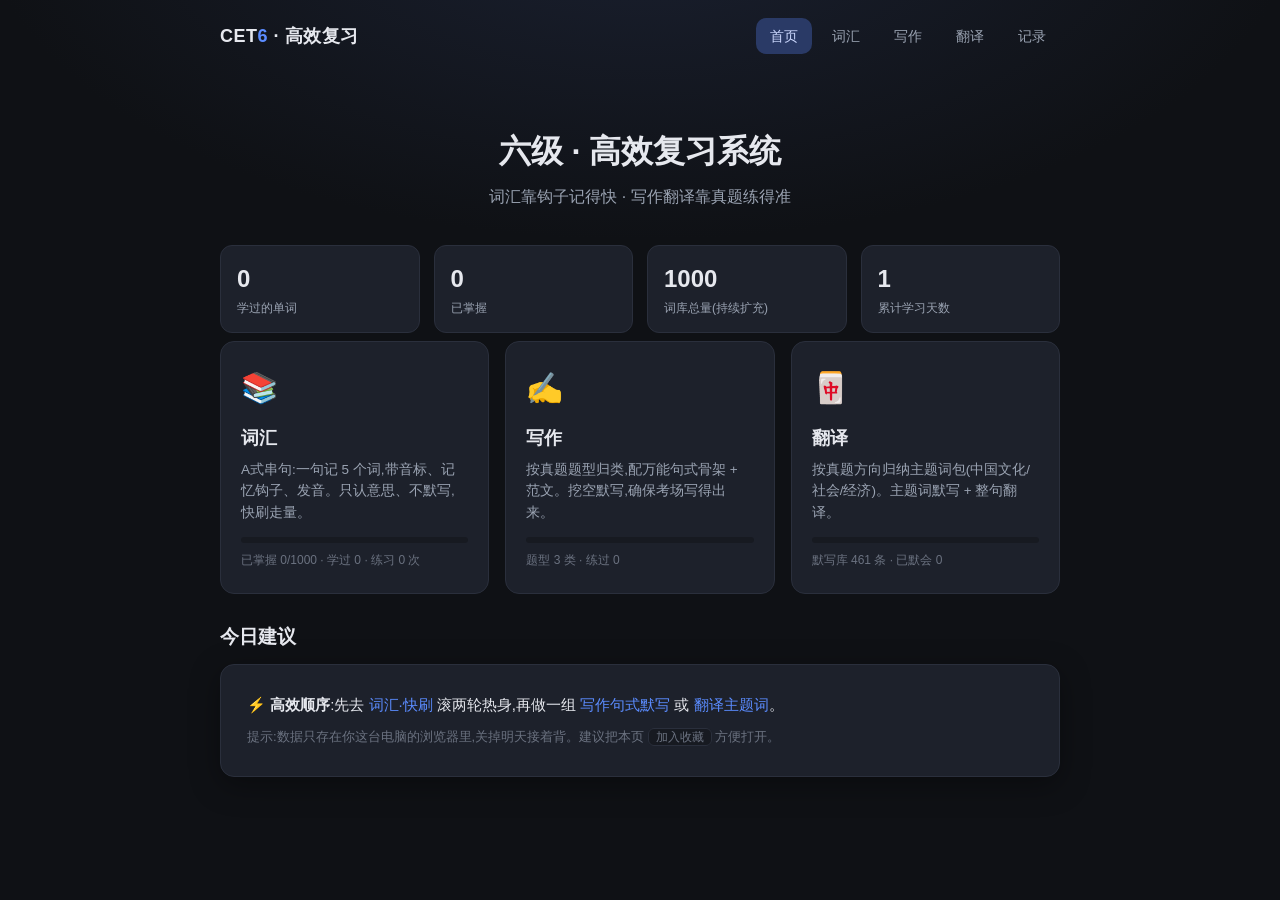
<file: index.html>
<!DOCTYPE html>
<html lang="zh-CN">
<head>
<meta charset="UTF-8">
<meta name="viewport" content="width=device-width, initial-scale=1.0">
<title>CET6 高效复习系统</title>
<link rel="stylesheet" href="css/style.css">
</head>
<body>
<div id="topbar"></div>
<div class="wrap">
  <div class="home-hero">
    <h1>六级 · 高效复习系统</h1>
    <p>词汇靠钩子记得快 · 写作翻译靠真题练得准</p>
  </div>

  <div class="stat-row" id="stats"></div>

  <div class="cards">
    <a class="mod-card" href="vocab.html">
      <div class="ic">📚</div>
      <h3>词汇</h3>
      <p>A式串句:一句记 5 个词,带音标、记忆钩子、发音。只认意思、不默写,快刷走量。</p>
      <div class="bar"><i id="bar-vocab"></i></div>
      <div class="meta" id="meta-vocab">—</div>
    </a>
    <a class="mod-card" href="writing.html">
      <div class="ic">✍️</div>
      <h3>写作</h3>
      <p>按真题题型归类,配万能句式骨架 + 范文。挖空默写,确保考场写得出来。</p>
      <div class="bar"><i id="bar-writing"></i></div>
      <div class="meta" id="meta-writing">—</div>
    </a>
    <a class="mod-card" href="translate.html">
      <div class="ic">🀄</div>
      <h3>翻译</h3>
      <p>按真题方向归纳主题词包(中国文化/社会/经济)。主题词默写 + 整句翻译。</p>
      <div class="bar"><i id="bar-translate"></i></div>
      <div class="meta" id="meta-translate">—</div>
    </a>
  </div>

  <h2>今日建议</h2>
  <div class="card" style="font-size:15px;">
    <p style="margin:0 0 10px;">⚡ <b>高效顺序</b>:先去 <a href="vocab.html" style="color:var(--accent)">词汇·快刷</a> 滚两轮热身,再做一组 <a href="writing.html" style="color:var(--accent)">写作句式默写</a> 或 <a href="translate.html" style="color:var(--accent)">翻译主题词</a>。</p>
    <p class="hint" style="margin:0;">提示:数据只存在你这台电脑的浏览器里,关掉明天接着背。建议把本页 <span class="kbd">加入收藏</span> 方便打开。</p>
  </div>
</div>
<script src="data/vocab.js"></script>
<script src="data/writing.js"></script>
<script src="data/translate.js?cb=20260607"></script>
<script src="js/app.js"></script>
<script>
document.addEventListener('DOMContentLoaded', () => {
  const d = Store.load();
  const allWords = (window.VOCAB || []).flatMap(g => g.words.map(x => x.w));
  const total = allWords.length;
  // 「已掌握」= 各单词块熟词库词数之和(用户主动标记的熟词)
  const blocks = d.vocabBlocks || {};
  let mastered = 0;
  Object.keys(blocks).forEach(bid => { mastered += (blocks[bid] && blocks[bid].knownSet || []).length; });
  const touched = allWords.filter(w => d.vocab[w] && d.vocab[w].seen > 0).length;
  const sessions = (d.vocabHistory || []).length;
  setBar('vocab', total ? mastered / total : 0);
  document.getElementById('meta-vocab').textContent = `已掌握 ${mastered}/${total} · 学过 ${touched} · 练习 ${sessions} 次`;

  const wTopics = (window.WRITING && WRITING.topics) ? WRITING.topics.length : 0;
  const wDone = Object.values(d.writing).filter(x => x && x.drilled).length;
  setBar('writing', wTopics ? wDone / wTopics : 0);
  document.getElementById('meta-writing').textContent = `题型 ${wTopics} 类 · 练过 ${wDone}`;

  const T = window.TRANSLATE || {};
  const dictCats = [...(T.wordCats || []), ...(T.phraseCats || [])];
  const dictTotal = dictCats.reduce((a, c) => a + c.items.length, 0);
  let dictMastered = 0;
  dictCats.forEach(c => {
    const st = d.translate['dw_' + c.id] || d.translate['dp_' + c.id];
    if (st && st.mastered) dictMastered += c.items.filter(it => st.mastered.includes(it.en)).length;
  });
  setBar('translate', dictTotal ? dictMastered / dictTotal : 0);
  document.getElementById('meta-translate').textContent = `默写库 ${dictTotal} 条 · 已默会 ${dictMastered}`;

  document.getElementById('stats').innerHTML = `
    <div class="stat"><div class="n">${touched}</div><div class="l">学过的单词</div></div>
    <div class="stat"><div class="n">${mastered}</div><div class="l">已掌握</div></div>
    <div class="stat"><div class="n">${total}</div><div class="l">词库总量(持续扩充)</div></div>
    <div class="stat"><div class="n">${d.stats.days || 1}</div><div class="l">累计学习天数</div></div>`;
});
function setBar(name, ratio) {
  const el = document.getElementById('bar-' + name);
  if (el) el.style.width = Math.round(ratio * 100) + '%';
}
</script>
</body>
</html>
</file>
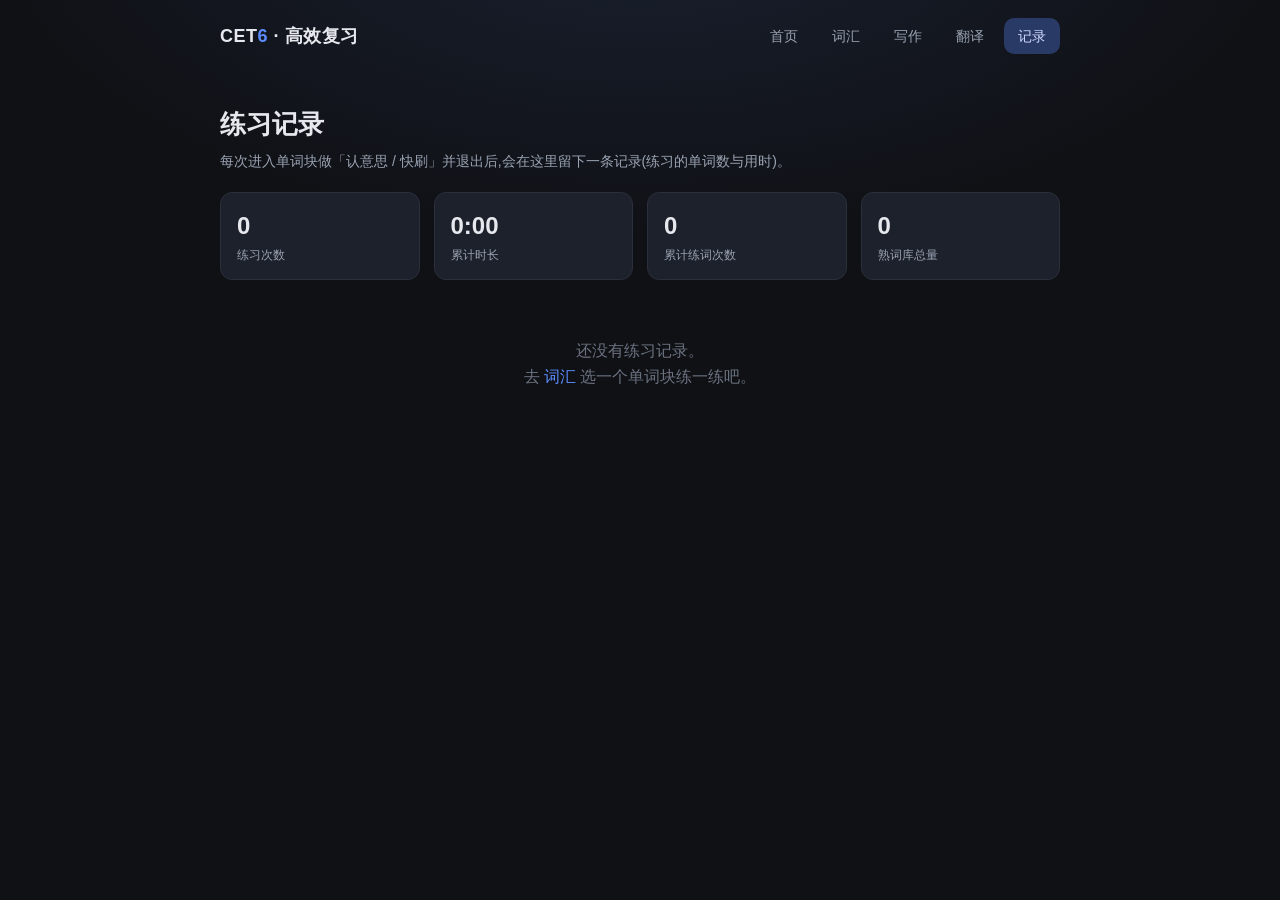
<file: records.html>
<!DOCTYPE html>
<html lang="zh-CN">
<head>
<meta charset="UTF-8">
<meta name="viewport" content="width=device-width, initial-scale=1.0">
<title>练习记录 · CET6 复习</title>
<link rel="stylesheet" href="css/style.css">
</head>
<body>
<div id="topbar"></div>
<div class="wrap">
  <h1>练习记录</h1>
  <p class="sub">每次进入单词块做「认意思 / 快刷」并退出后,会在这里留下一条记录(练习的单词数与用时)。</p>
  <div class="stat-row" id="rstats"></div>
  <div id="rlist"></div>
</div>

<script src="data/vocab.js"></script>
<script src="js/app.js"></script>
<script>
document.addEventListener('DOMContentLoaded', () => {
  const d = Store.load();
  const hist = (d.vocabHistory || []).slice();
  const fmt = (sec) => Math.floor(sec / 60) + ':' + String(sec % 60).padStart(2, '0');

  // 汇总统计
  const totalSec = hist.reduce((s, h) => s + (h.totalSec || 0), 0);
  const totalWords = hist.reduce((s, h) => s + (h.words || 0), 0);
  const knownTotal = Object.values(d.vocabBlocks || {}).reduce((s, b) => s + ((b && b.knownSet || []).length), 0);
  document.getElementById('rstats').innerHTML = `
    <div class="stat"><div class="n">${hist.length}</div><div class="l">练习次数</div></div>
    <div class="stat"><div class="n">${fmt(totalSec)}</div><div class="l">累计时长</div></div>
    <div class="stat"><div class="n">${totalWords}</div><div class="l">累计练词次数</div></div>
    <div class="stat"><div class="n">${knownTotal}</div><div class="l">熟词库总量</div></div>`;

  if (!hist.length) {
    document.getElementById('rlist').innerHTML = `<div class="empty">还没有练习记录。<br>去 <a href="vocab.html" style="color:var(--accent)">词汇</a> 选一个单词块练一练吧。</div>`;
    return;
  }

  // 按日期分组
  const groups = {};
  hist.forEach(h => {
    const dt = new Date(h.date);
    const day = `${dt.getFullYear()}-${String(dt.getMonth() + 1).padStart(2, '0')}-${String(dt.getDate()).padStart(2, '0')}`;
    (groups[day] = groups[day] || []).push(h);
  });

  let html = '';
  Object.keys(groups).forEach(day => {
    const rows = groups[day];
    const daySec = rows.reduce((s, h) => s + (h.totalSec || 0), 0);
    html += `<h2>${day} <span class="lbl" style="color:var(--text-faint);font-weight:400;font-size:13px;">· ${rows.length} 次 · ${fmt(daySec)}</span></h2><div class="hist-list">`;
    rows.forEach(h => {
      const dt = new Date(h.date);
      const hm = `${String(dt.getHours()).padStart(2, '0')}:${String(dt.getMinutes()).padStart(2, '0')}`;
      const parts = [];
      if (h.quizSec) parts.push(`认意思 ${fmt(h.quizSec)}`);
      if (h.flashSec) parts.push(`快刷 ${fmt(h.flashSec)}`);
      html += `<div class="hist-row">
        <span class="tag">单词块 ${h.block + 1}</span>
        <span class="hr-time">${fmt(h.totalSec || 0)}</span>
        <span class="hr-sub">${parts.join(' · ') || '—'} · 练 ${h.words || 0} 词</span>
        <span class="hr-date">${hm}</span>
      </div>`;
    });
    html += `</div>`;
  });
  document.getElementById('rlist').innerHTML = html;
});
</script>
</body>
</html>
</file>
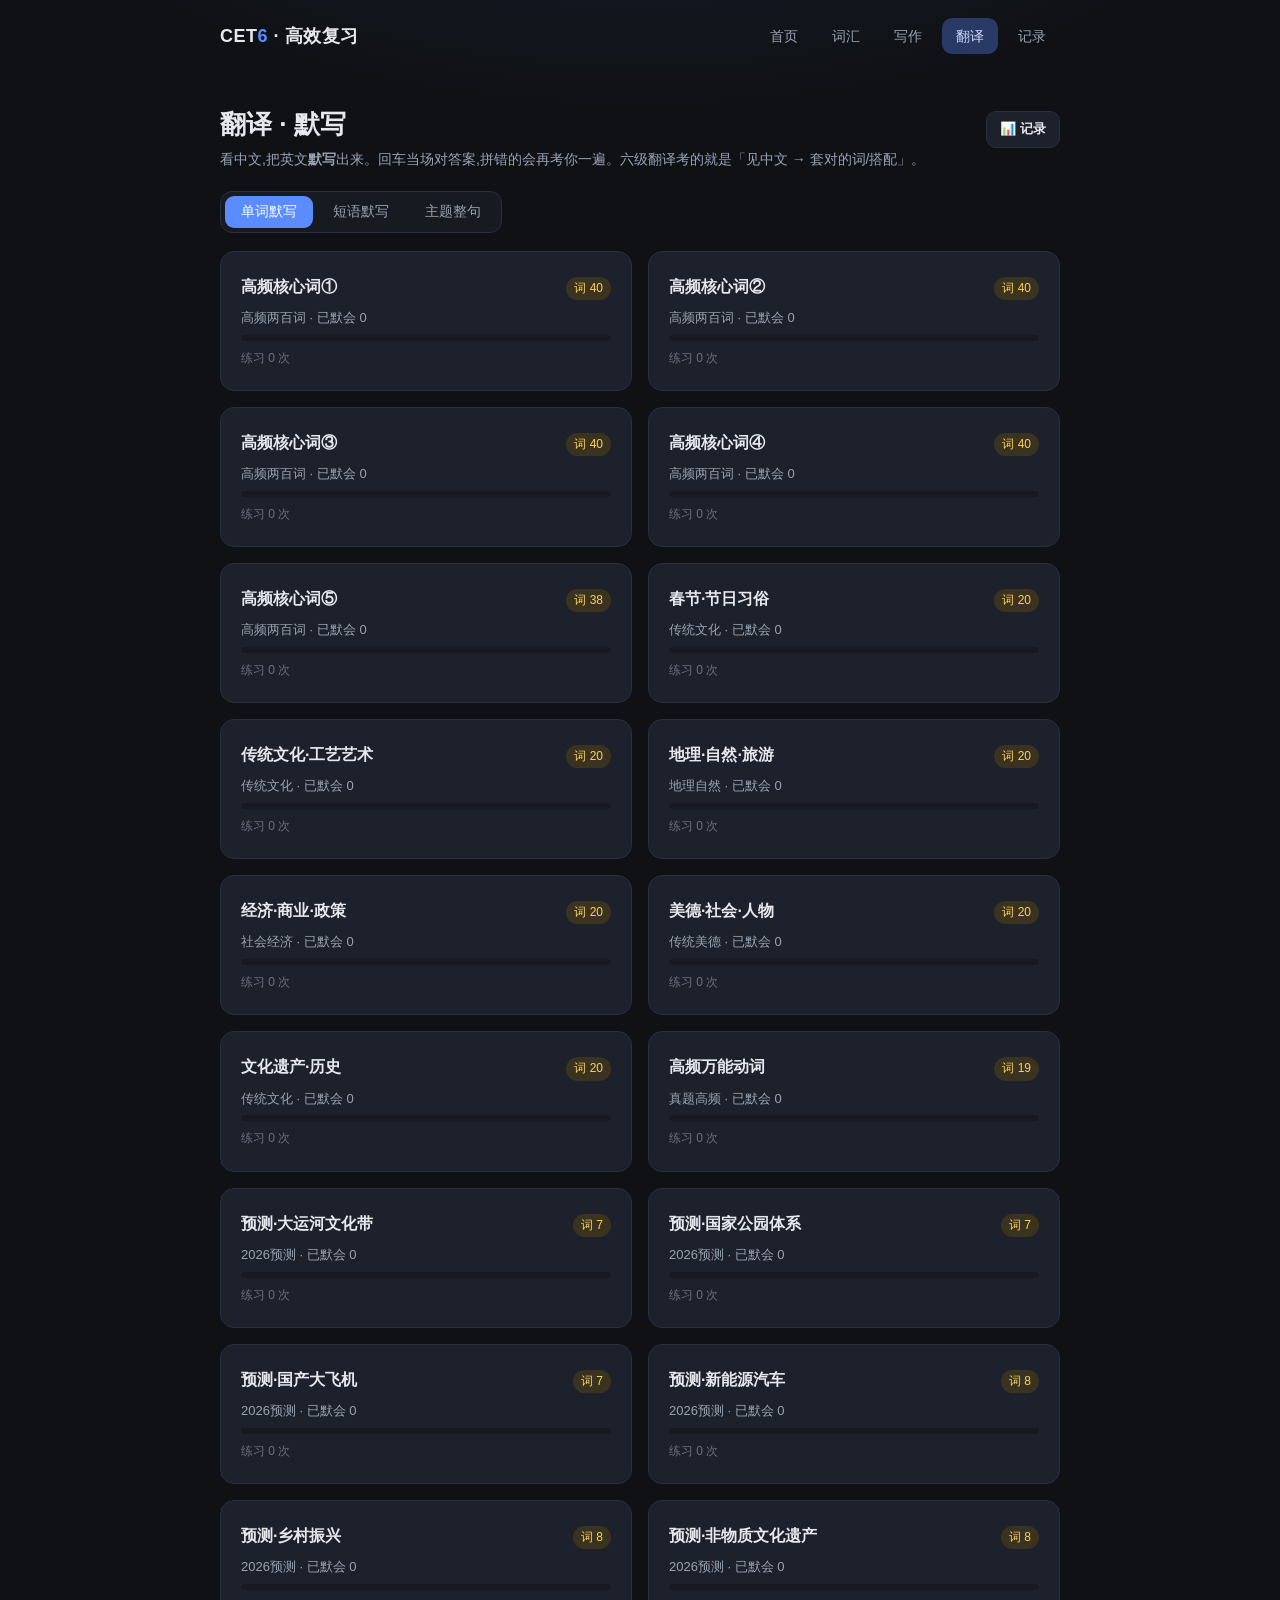
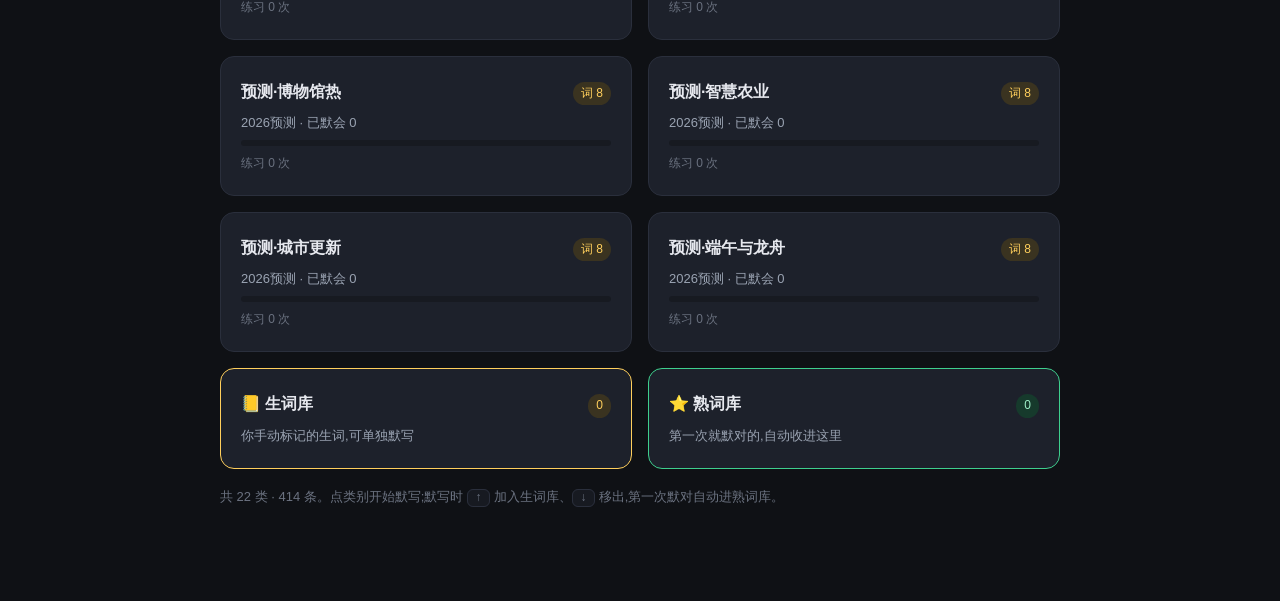
<file: translate.html>
<!DOCTYPE html>
<html lang="zh-CN">
<head>
<meta charset="UTF-8">
<meta name="viewport" content="width=device-width, initial-scale=1.0">
<title>翻译 · CET6 复习</title>
<link rel="stylesheet" href="css/style.css">
</head>
<body>
<div id="topbar"></div>
<div class="wrap">
  <div id="app"></div>
</div>

<script src="data/translate.js?cb=20260607"></script>
<script src="js/app.js"></script>
<script src="js/translate.js?cb=20260607"></script>
</body>
</html>
</file>
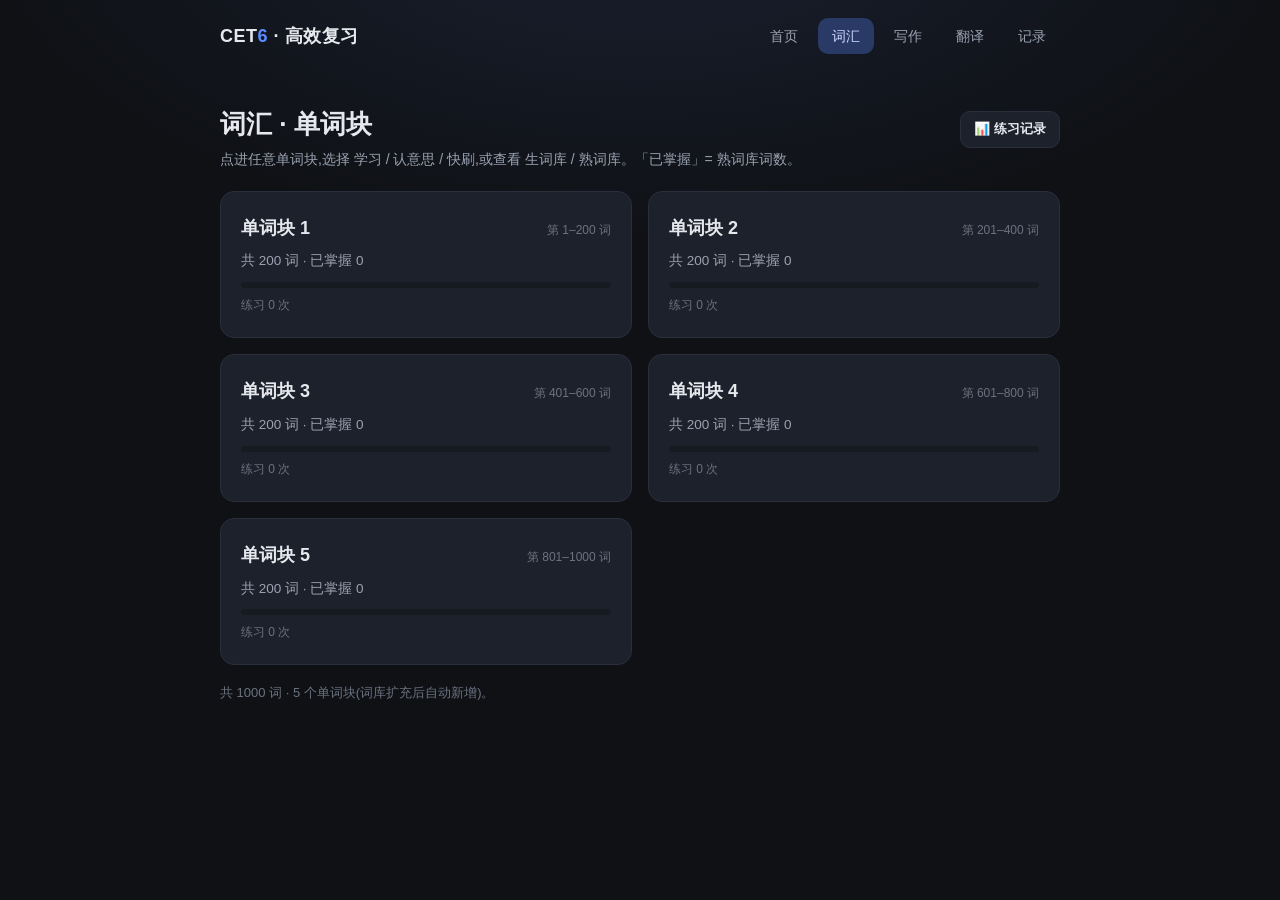
<file: vocab.html>
<!DOCTYPE html>
<html lang="zh-CN">
<head>
<meta charset="UTF-8">
<meta name="viewport" content="width=device-width, initial-scale=1.0">
<title>词汇 · CET6 复习</title>
<link rel="stylesheet" href="css/style.css">
</head>
<body>
<div id="topbar"></div>
<div class="wrap">
  <div id="app"></div>
</div>

<script src="data/vocab.js"></script>
<script src="js/app.js"></script>
<script src="js/vocab.js"></script>
</body>
</html>
</file>
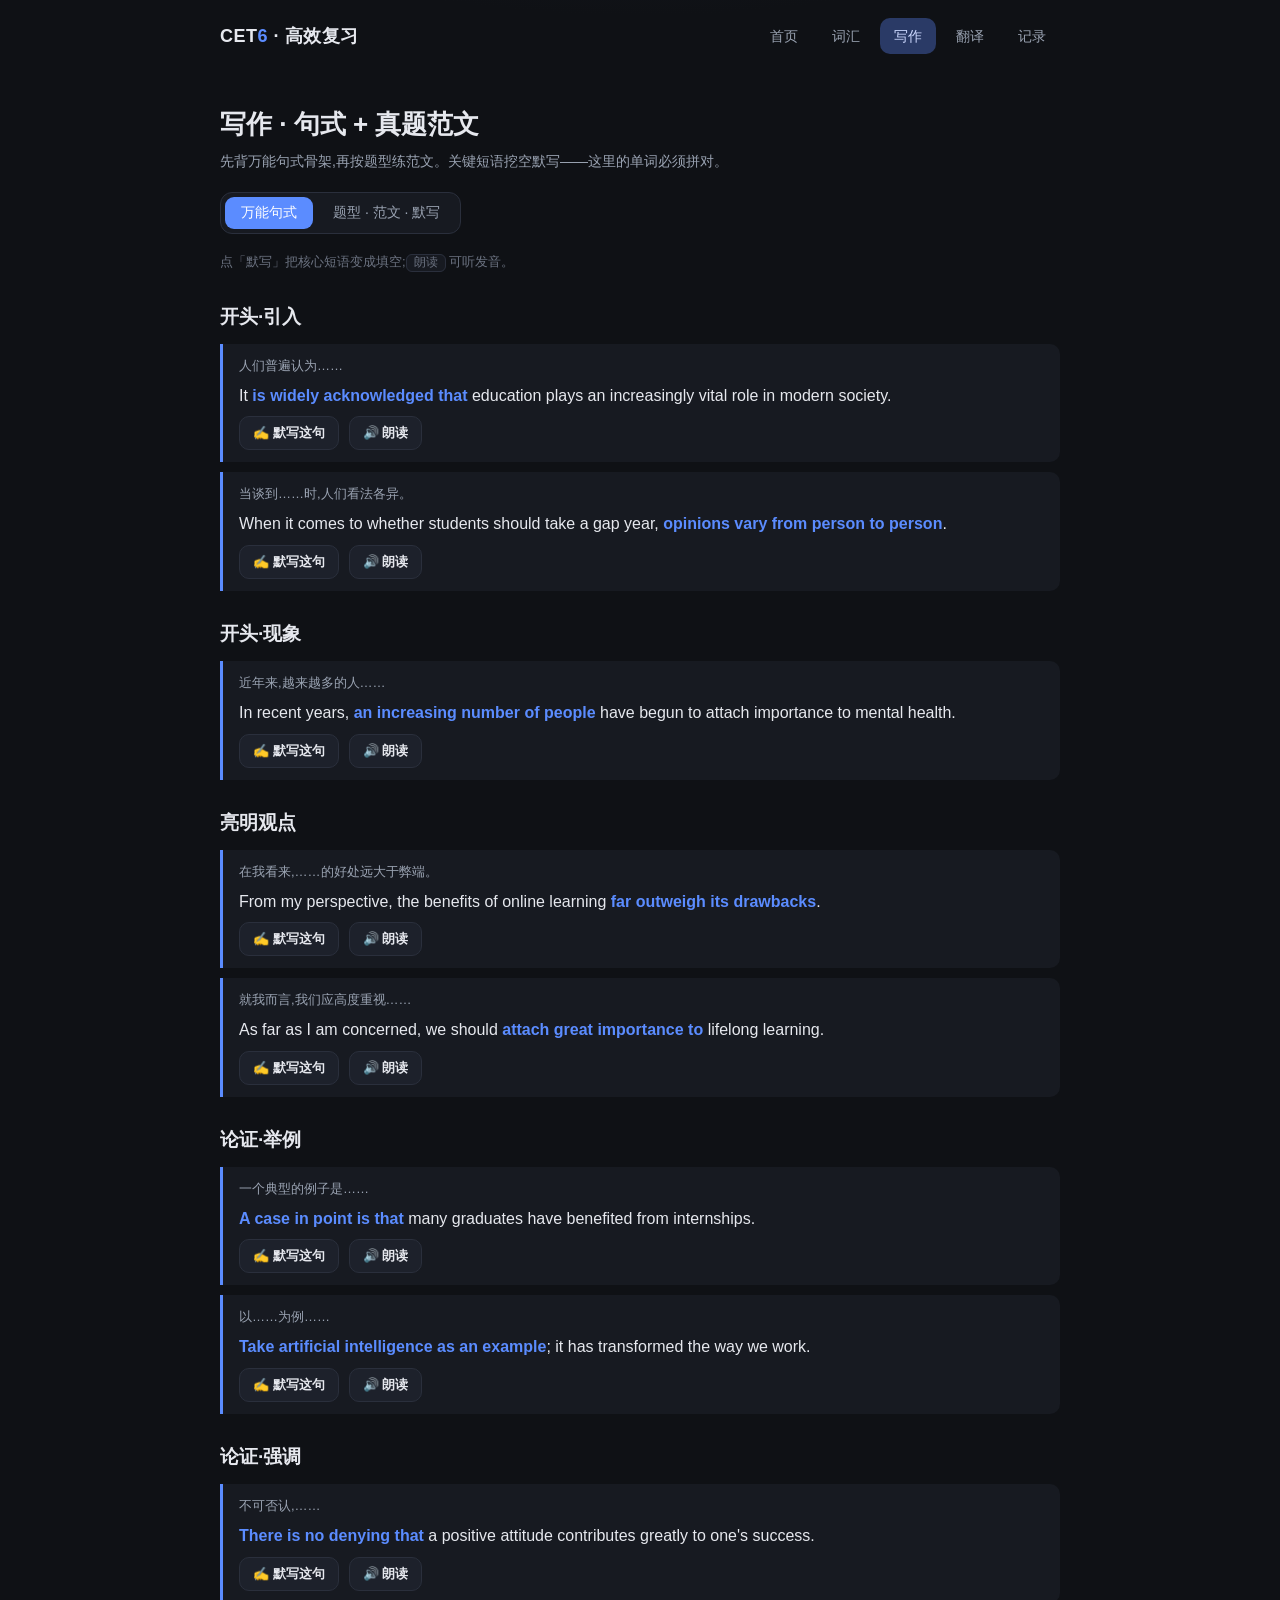
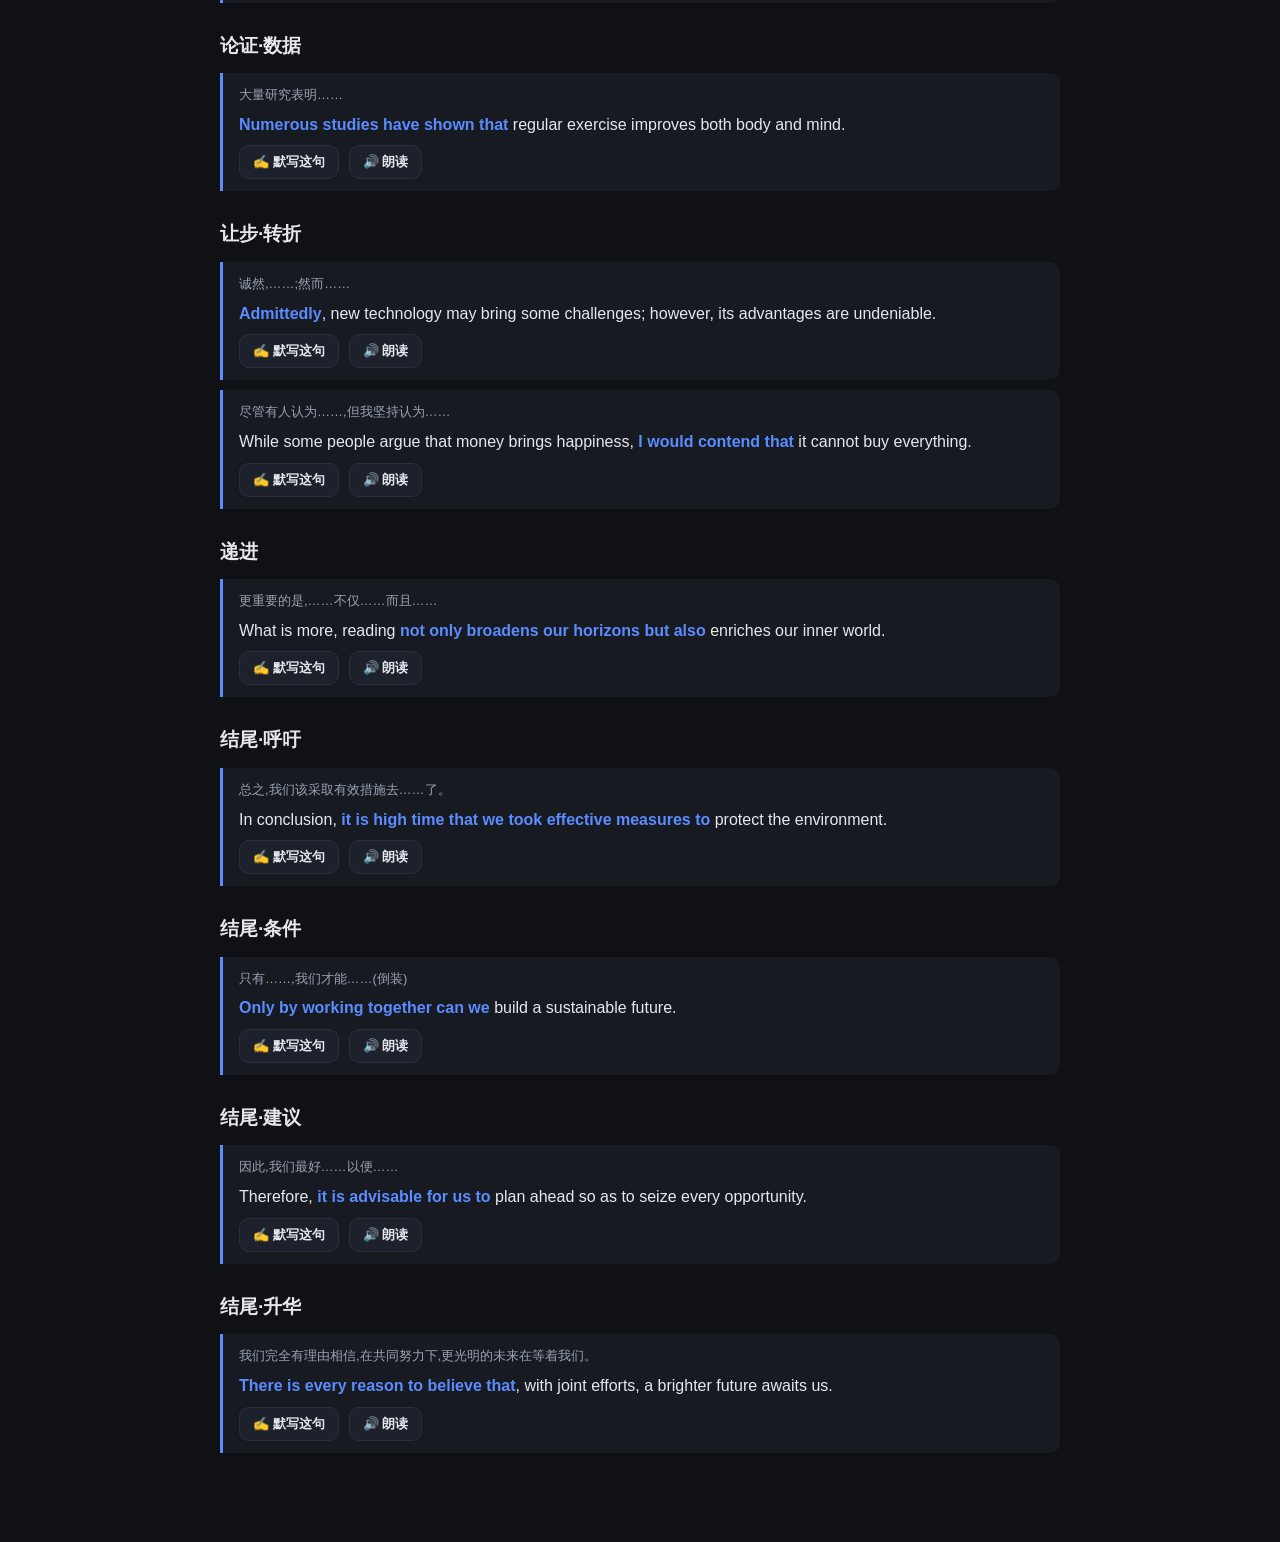
<file: writing.html>
<!DOCTYPE html>
<html lang="zh-CN">
<head>
<meta charset="UTF-8">
<meta name="viewport" content="width=device-width, initial-scale=1.0">
<title>写作 · CET6 复习</title>
<link rel="stylesheet" href="css/style.css">
</head>
<body>
<div id="topbar"></div>
<div class="wrap">
  <h1>写作 · 句式 + 真题范文</h1>
  <p class="sub">先背万能句式骨架,再按题型练范文。关键短语挖空默写——这里的单词必须拼对。</p>

  <div class="seg" id="w-seg" style="margin-bottom:18px;">
    <button data-tab="patterns" class="active">万能句式</button>
    <button data-tab="essays">题型 · 范文 · 默写</button>
  </div>

  <div id="stage"></div>
</div>

<script src="data/writing.js"></script>
<script src="js/app.js"></script>
<script src="js/writing.js"></script>
</body>
</html>
</file>
<file: css/style.css>
/* ===== 六级复习系统 · 深色主题 ===== */
:root {
  --bg: #0f1115;
  --bg-soft: #171a21;
  --bg-card: #1d212b;
  --bg-card-hover: #232838;
  --border: #2a2f3c;
  --text: #e6e8ee;
  --text-dim: #9aa3b2;
  --text-faint: #6b7280;
  --accent: #5b8cff;
  --accent-soft: #2a3a66;
  --green: #3ecf8e;
  --green-soft: #163a2c;
  --red: #ff6b6b;
  --red-soft: #3a1d1f;
  --yellow: #ffcf5c;
  --purple: #b18cff;
  --radius: 14px;
  --shadow: 0 8px 30px rgba(0,0,0,.35);
  --maxw: 880px;
}

* { box-sizing: border-box; }
html, body { margin: 0; padding: 0; }
body {
  background: radial-gradient(1200px 600px at 50% -10%, #1a2030 0%, var(--bg) 55%);
  color: var(--text);
  font-family: -apple-system, "Segoe UI", "Microsoft YaHei", Roboto, Helvetica, Arial, sans-serif;
  line-height: 1.6;
  min-height: 100vh;
  -webkit-font-smoothing: antialiased;
}

a { color: inherit; text-decoration: none; }
button { font-family: inherit; cursor: pointer; }

/* ---- layout ---- */
.wrap { max-width: var(--maxw); margin: 0 auto; padding: 24px 20px 80px; }
.topbar {
  display: flex; align-items: center; gap: 14px;
  max-width: var(--maxw); margin: 0 auto; padding: 18px 20px;
}
.topbar .logo { font-weight: 700; font-size: 18px; letter-spacing: .5px; }
.topbar .logo span { color: var(--accent); }
.topbar .nav { margin-left: auto; display: flex; gap: 6px; }
.topbar .nav a {
  padding: 7px 14px; border-radius: 10px; color: var(--text-dim);
  font-size: 14px; transition: .15s;
}
.topbar .nav a:hover { background: var(--bg-soft); color: var(--text); }
.topbar .nav a.active { background: var(--accent-soft); color: #cdd9ff; }

h1 { font-size: 26px; margin: 8px 0 4px; }
h2 { font-size: 19px; margin: 28px 0 12px; }
.sub { color: var(--text-dim); font-size: 14px; margin: 0 0 20px; }

/* ---- home cards ---- */
.home-hero { text-align: center; margin: 30px 0 36px; }
.home-hero h1 { font-size: 32px; }
.home-hero p { color: var(--text-dim); margin: 6px 0 0; }
.cards { display: grid; grid-template-columns: repeat(3, 1fr); gap: 16px; }
@media (max-width: 720px){ .cards { grid-template-columns: 1fr; } }
.mod-card {
  background: var(--bg-card); border: 1px solid var(--border);
  border-radius: var(--radius); padding: 22px 20px; transition: .18s;
  display: block; position: relative; overflow: hidden;
}
.mod-card:hover { background: var(--bg-card-hover); transform: translateY(-3px); box-shadow: var(--shadow); }
.mod-card .ic { font-size: 30px; }
.mod-card h3 { margin: 12px 0 6px; font-size: 18px; }
.mod-card p { color: var(--text-dim); font-size: 13.5px; margin: 0 0 14px; }
.mod-card .bar { height: 6px; background: var(--bg-soft); border-radius: 6px; overflow: hidden; }
.mod-card .bar > i { display:block; height: 100%; background: linear-gradient(90deg,var(--accent),var(--purple)); width: 0; }
.mod-card .meta { font-size: 12px; color: var(--text-faint); margin-top: 8px; }

.stat-row { display:flex; gap:14px; flex-wrap:wrap; margin: 20px 0 8px; }
.stat {
  flex:1; min-width: 140px; background: var(--bg-card); border:1px solid var(--border);
  border-radius: 12px; padding: 14px 16px;
}
.stat .n { font-size: 24px; font-weight: 700; }
.stat .l { font-size: 12px; color: var(--text-dim); }

/* ---- buttons ---- */
.btn {
  background: var(--accent); color: #fff; border: none; padding: 11px 20px;
  border-radius: 10px; font-size: 15px; font-weight: 600; transition: .15s;
}
.btn:hover { filter: brightness(1.08); }
.btn.ghost { background: var(--bg-card); color: var(--text); border: 1px solid var(--border); }
.btn.ghost:hover { background: var(--bg-card-hover); }
.btn.green { background: var(--green); color: #06251a; }
.btn.sm { padding: 7px 13px; font-size: 13px; }
.btn:disabled { opacity: .45; cursor: not-allowed; }
.btn-row { display: flex; gap: 10px; flex-wrap: wrap; margin-top: 16px; }

.seg { display:inline-flex; background: var(--bg-soft); border:1px solid var(--border); border-radius: 12px; padding: 4px; gap:4px; }
.seg button { background: transparent; border:none; color: var(--text-dim); padding: 7px 16px; border-radius: 9px; font-size: 14px; }
.seg button.active { background: var(--accent); color:#fff; }

/* ---- vocab flashcard ---- */
.progress-line { display:flex; align-items:center; gap:12px; margin: 16px 0; }
.progress-line .track { flex:1; height:8px; background: var(--bg-soft); border-radius:8px; overflow:hidden; }
.progress-line .track > i { display:block; height:100%; background: linear-gradient(90deg,var(--accent),var(--green)); width:0; transition: width .3s; }
.progress-line .lbl { font-size: 13px; color: var(--text-dim); white-space: nowrap; }

.card {
  background: var(--bg-card); border: 1px solid var(--border);
  border-radius: var(--radius); padding: 28px 26px; box-shadow: var(--shadow);
}
.sentence { font-size: 22px; line-height: 1.7; letter-spacing: .2px; }
.sentence .kw {
  color: var(--accent); font-weight: 700; cursor: pointer;
  border-bottom: 2px dotted var(--accent); padding: 0 1px;
}
.sentence .kw:hover { background: var(--accent-soft); border-radius: 4px; }
.sentence .kw.done { color: var(--green); border-bottom-color: var(--green); }
.zh { color: var(--text-dim); font-size: 16px; margin-top: 16px; padding-top: 14px; border-top: 1px dashed var(--border); cursor: pointer; }
.zh.hidden { filter: blur(6px); cursor: pointer; }
.zh.zh-hide { filter: blur(6px); }
.kw-zh { color: var(--green); font-weight: 700; cursor: pointer; border-bottom: 2px dotted var(--green); padding: 0 1px; }
.kw-zh:hover { background: var(--green-soft); border-radius: 4px; }

/* 计时徽章 */
.timer-badge { font-family: monospace; font-size: 15px; background: var(--accent-soft); color: #cdd9ff; border: 1px solid var(--accent); border-radius: 10px; padding: 5px 12px; font-weight: 700; }

/* 单词块卡片 */
.block-cards { grid-template-columns: repeat(2, 1fr); }
@media (max-width: 620px){ .block-cards { grid-template-columns: 1fr; } }
.block-card .bar { height: 6px; background: var(--bg-soft); border-radius: 6px; overflow: hidden; margin: 4px 0 8px; }
.block-card .bar > i { display:block; height:100%; background: linear-gradient(90deg,var(--accent),var(--green)); }

/* 练习记录 */
.hist-list { display: grid; gap: 8px; }
.hist-row { display:flex; align-items:center; gap:10px; flex-wrap:wrap; background: var(--bg-card); border:1px solid var(--border); border-radius: 10px; padding: 10px 14px; }
.hist-row .hr-time { font-family: monospace; font-weight:700; color: var(--accent); }
.hist-row .hr-sub { color: var(--text-dim); font-size: 13px; }
.hist-row .hr-date { margin-left:auto; color: var(--text-faint); font-size: 12px; }

.wordlist { margin-top: 20px; display: grid; gap: 10px; }
.wl-item {
  display:flex; align-items:baseline; gap:12px; background: var(--bg-soft);
  border:1px solid var(--border); border-radius: 10px; padding: 12px 14px;
}
.wl-item .w { font-weight: 700; font-size: 17px; color: var(--accent); min-width: 130px; }
.wl-item .ph { color: var(--text-faint); font-size: 13px; margin-left: -6px; }
.wl-item .m { color: var(--text); font-size: 15px; }
.wl-item .tip { color: var(--yellow); font-size: 13px; margin-top: 4px; display:block; }
.wl-item .speak { margin-left:auto; background:none; border:1px solid var(--border); color: var(--text-dim); border-radius: 8px; padding: 4px 9px; font-size: 13px; }
.wl-item .speak:hover { color: var(--accent); border-color: var(--accent); }
.col { display:flex; flex-direction:column; flex:1; }

/* ---- 生词/熟词标签按钮 ---- */
.tagrow { display:flex; gap:8px; margin-top:8px; }
.tagrow.center { justify-content:center; margin:0 0 16px; }
.tagbtn { background: var(--bg-card); border:1px solid var(--border); color: var(--text-dim); border-radius: 8px; padding: 4px 11px; font-size: 12.5px; transition:.12s; }
.tagbtn:hover { color: var(--text); border-color: var(--accent); }
.tagbtn.on { background: var(--green-soft); border-color: var(--green); color: #9ff0c9; }
.tagbtn[data-tag="new"].on { background: #3a3320; border-color: var(--yellow); color: var(--yellow); }

/* ---- 生词库/熟词库列表 ---- */
.book-list { display:grid; gap:8px; }
.book-row { display:flex; align-items:center; gap:12px; background: var(--bg-card); border:1px solid var(--border); border-radius: 10px; padding: 10px 14px; }
.book-row .bw { font-weight:700; color: var(--accent); font-size:16px; min-width:130px; }
.book-row .bph { color: var(--text-faint); font-size:12.5px; min-width:120px; }
.book-row .bm { color: var(--text); font-size:14.5px; flex:1; }
.book-row .speak { background:none; border:1px solid var(--border); color: var(--text-dim); border-radius:8px; padding:4px 9px; font-size:13px; }
.book-row .speak:hover { color: var(--accent); border-color: var(--accent); }
@media (max-width:620px){ .book-row { flex-wrap:wrap; } .book-row .bph { min-width:auto; } }

/* ---- quiz ---- */
.quiz-q { font-size: 30px; font-weight: 700; text-align:center; margin: 10px 0 6px; }
.quiz-ph { text-align:center; color: var(--text-faint); margin-bottom: 22px; }
.opts { display:grid; gap: 12px; }
.opt {
  text-align:left; background: var(--bg-soft); border:1px solid var(--border);
  color: var(--text); padding: 15px 18px; border-radius: 12px; font-size: 16px; transition: .12s;
}
.opt:hover { background: var(--bg-card-hover); border-color: var(--accent); }
.opt.correct { background: var(--green-soft); border-color: var(--green); color: #aef0d2; }
.opt.wrong { background: var(--red-soft); border-color: var(--red); color: #ffc9c9; }
.opt:disabled { cursor: default; }

/* ---- writing / translate ---- */
.list-item {
  background: var(--bg-card); border:1px solid var(--border); border-radius: 12px;
  padding: 16px 18px; margin-bottom: 12px; cursor: pointer; transition: .15s;
}
.list-item:hover { background: var(--bg-card-hover); }
.list-item h3 { margin: 0 0 4px; font-size: 16px; }
.list-item .tag { display:inline-block; font-size: 12px; background: var(--accent-soft); color:#cdd9ff; padding: 2px 9px; border-radius: 20px; margin-right: 6px; }
.list-item p { margin: 6px 0 0; color: var(--text-dim); font-size: 13.5px; }

.pattern { background: var(--bg-soft); border-left: 3px solid var(--accent); border-radius: 0 10px 10px 0; padding: 12px 16px; margin: 10px 0; }
.pattern .en { font-size: 16px; }
.pattern .en b { color: var(--accent); font-weight: 700; }
.pattern .zh { border:none; padding: 4px 0 0; margin: 4px 0 0; font-size: 13.5px; }

.essay { background: var(--bg-soft); border:1px solid var(--border); border-radius: 12px; padding: 18px 20px; line-height: 1.9; font-size: 15.5px; }
.essay p { margin: 0 0 12px; }

.cloze-input, .trans-input {
  background: var(--bg-soft); border:1px solid var(--border); color: var(--text);
  border-radius: 8px; padding: 4px 8px; font-size: 15px; font-family: inherit;
}
.cloze-input { width: 130px; text-align:center; margin: 0 2px; }
.cloze-input.ok { border-color: var(--green); color: var(--green); }
.cloze-input.bad { border-color: var(--red); color: var(--red); }
.trans-input { width: 100%; min-height: 90px; margin-top: 10px; resize: vertical; line-height: 1.7; }
.trans-input.ok { border-color: var(--green); color: var(--green); }
.trans-input.bad { border-color: var(--red); color: var(--red); }
.trans-input:disabled { opacity: 1; }

/* 默写例句 */
.dz-ex { margin-top: 10px; padding: 10px 14px; background: var(--bg-soft); border: 1px solid var(--border); border-left: 3px solid var(--accent); border-radius: 0 10px 10px 0; }
.dz-ex .dz-ex-en { font-size: 15px; color: var(--text); }
.dz-ex .dz-ex-zh { font-size: 13.5px; color: var(--text-dim); }
.dz-ex .dz-ex-spk { background: none; border: 1px solid var(--border); color: var(--text-dim); border-radius: 6px; padding: 1px 7px; font-size: 12px; }
.dz-ex .dz-ex-spk:hover { color: var(--accent); border-color: var(--accent); }

.reveal { color: var(--text-dim); font-size: 14.5px; margin-top: 10px; padding: 12px 14px; background: var(--green-soft); border-radius: 10px; border:1px solid #1f4a39; }
.reveal.hidden { display:none; }

.dict-row { display:flex; align-items:center; gap:12px; padding: 12px 14px; background: var(--bg-card); border:1px solid var(--border); border-radius: 10px; margin-bottom: 10px; }
.dict-row .zh-word { font-size: 16px; min-width: 160px; }
.dict-row input { flex:1; }
.dict-row .ans { color: var(--green); font-weight: 600; min-width: 140px; }

.empty { text-align:center; color: var(--text-faint); padding: 50px 0; }
.flash-done { text-align:center; padding: 40px 0; }
.flash-done .big { font-size: 44px; }
.badge { display:inline-block; font-size:12px; padding:2px 8px; border-radius: 20px; }
.badge.l0 { background: var(--red-soft); color:#ffb3b3; }
.badge.l1 { background: #3a3320; color: var(--yellow); }
.badge.l2 { background: var(--accent-soft); color:#cdd9ff; }
.badge.l3 { background: var(--green-soft); color:#9ff0c9; }

.hint { color: var(--text-faint); font-size: 13px; margin-top: 14px; }
.kbd { font-family: monospace; background: var(--bg-soft); border:1px solid var(--border); border-radius: 6px; padding: 1px 7px; font-size: 12px; }
</file>
